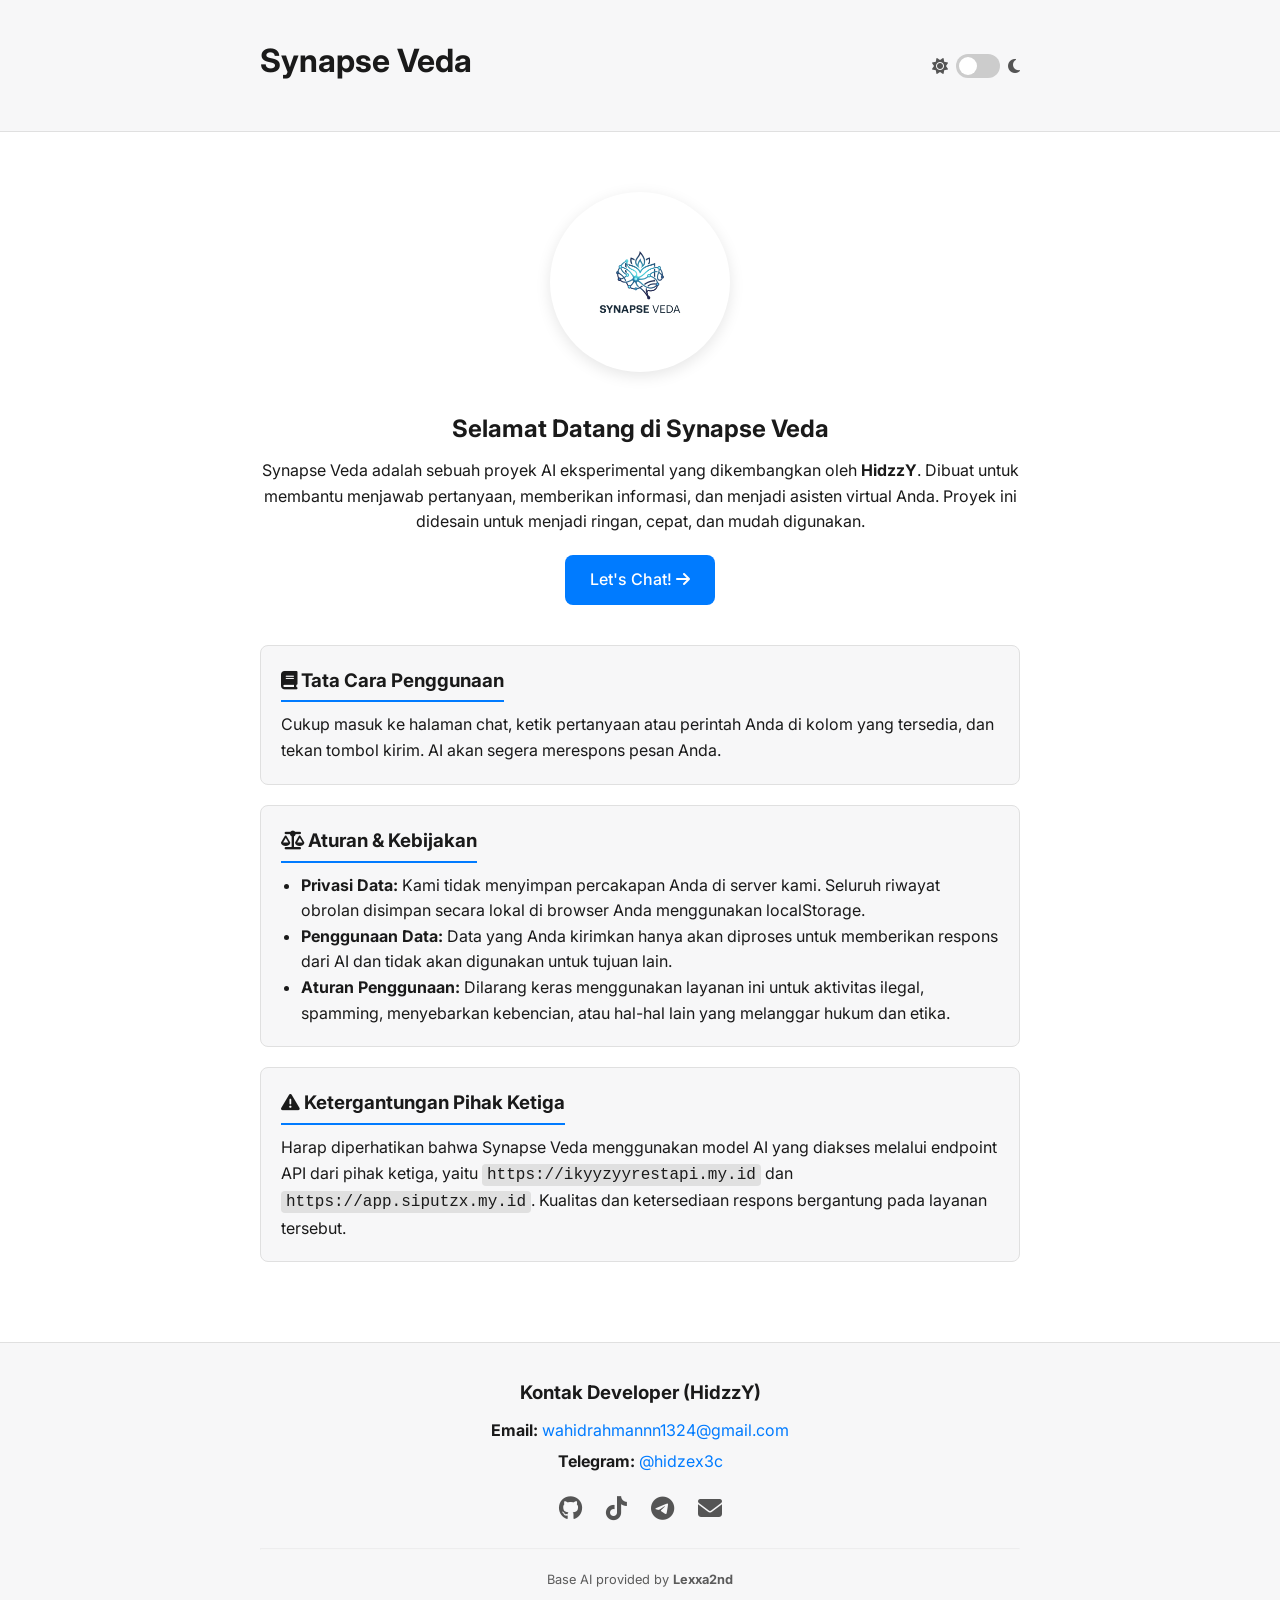
<file: index.html>
<!DOCTYPE html>
<html lang="id">
<head>
    <meta charset="UTF-8">
    <meta name="viewport" content="width=device-width, initial-scale=1.0">
    <meta name="google-site-verification" content="GpAqGbuZsOeTu3r56mJDddd0FB6GZIF2K4tqYakUcbY" />
    <link rel="icon" type="image/png" href="../image/logo1.png">
    <link rel="apple-touch-icon" href="../image/logo1.png">
    <meta name="description" content="Synapse Veda - Platform AI cerdas oleh HidzzY. Rasakan pengalaman berinteraksi dengan kecerdasan buatan masa depan yang cepat, akurat, dan dirancang untuk membantu produktivitas Anda.">
    <meta name="keywords" content="Synapse Veda, AI Indonesia, kecerdasan buatan, chatbot AI, HidzzY AI, Synapse AI, Veda AI, AI masa depan, ai">
    <meta name="author" content="HidzzY">
    <title>Synapse Veda - AI by HidzzY</title>
    <link rel="stylesheet" href="./style/style.css">
    <link rel="preconnect" href="https://fonts.googleapis.com">
    <link rel="preconnect" href="https://fonts.gstatic.com" crossorigin>
    <link href="https://fonts.googleapis.com/css2?family=Inter:wght@400;500;600;700&display=swap" rel="stylesheet">
    <link rel="stylesheet" href="https://cdnjs.cloudflare.com/ajax/libs/font-awesome/6.5.2/css/all.min.css">
</head>
<body>

    <header>
        <div class="container header-content">
            <h1>Synapse Veda</h1>
            <div class="theme-switcher">
                <i class="fa-solid fa-sun"></i>
                <label class="switch">
                    <input type="checkbox" id="theme-toggle">
                    <span class="slider round"></span>
                </label>
                <i class="fa-solid fa-moon"></i>
            </div>
        </div>
    </header>

    <main class="container">
        <section class="intro">
            <img src="./image/logo1.png" alt="Synapse Veda Logo" class="main-logo">
            <h2>Selamat Datang di Synapse Veda</h2>
            <p>Synapse Veda adalah sebuah proyek AI eksperimental yang dikembangkan oleh <strong>HidzzY</strong>. Dibuat untuk membantu menjawab pertanyaan, memberikan informasi, dan menjadi asisten virtual Anda. Proyek ini didesain untuk menjadi ringan, cepat, dan mudah digunakan.</p>
            <a class='cta-button' href='/chat'>
                Let's Chat! <i class="fa-solid fa-arrow-right"></i>
            </a>
        </section>

        <section class="info-section">
            <h3><i class="fa-solid fa-book"></i> Tata Cara Penggunaan</h3>
            <p>Cukup masuk ke halaman chat, ketik pertanyaan atau perintah Anda di kolom yang tersedia, dan tekan tombol kirim. AI akan segera merespons pesan Anda.</p>
        </section>
        <section class="info-section">
            <h3><i class="fa-solid fa-scale-balanced"></i> Aturan & Kebijakan</h3>
            <ul>
                <li><strong>Privasi Data:</strong> Kami tidak menyimpan percakapan Anda di server kami. Seluruh riwayat obrolan disimpan secara lokal di browser Anda menggunakan localStorage.</li>
                <li><strong>Penggunaan Data:</strong> Data yang Anda kirimkan hanya akan diproses untuk memberikan respons dari AI dan tidak akan digunakan untuk tujuan lain.</li>
                <li><strong>Aturan Penggunaan:</strong> Dilarang keras menggunakan layanan ini untuk aktivitas ilegal, spamming, menyebarkan kebencian, atau hal-hal lain yang melanggar hukum dan etika.</li>
            </ul>
        </section>
        <section class="info-section">
            <h3><i class="fa-solid fa-triangle-exclamation"></i> Ketergantungan Pihak Ketiga</h3>
            <p>Harap diperhatikan bahwa Synapse Veda menggunakan model AI yang diakses melalui endpoint API dari pihak ketiga, yaitu <code>https://ikyyzyyrestapi.my.id</code> dan <code>https://app.siputzx.my.id</code>. Kualitas dan ketersediaan respons bergantung pada layanan tersebut.</p>
        </section>
    </main>

    <footer>
    <div class="container">
        <h3>Kontak Developer (HidzzY)</h3>
        <div class="developer-info">
            <p><strong>Email:</strong> <a href="mailto:wahidrahmannn1324@gmail.com">wahidrahmannn1324@gmail.com</a></p>
            <p><strong>Telegram:</strong> <a href="https://t.me/hidzex3c" target="_blank" rel="noopener noreferrer">@hidzex3c</a></p>
        </div>
        <div class="social-icons">
            <a href="https://github.com/HidzzY" target="_blank" rel="noopener noreferrer" aria-label="GitHub" title="GitHub"><i class="fa-brands fa-github"></i></a>
            <a href="https://tiktok.com/@w.hizz" target="_blank" rel="noopener noreferrer" aria-label="TikTok" title="TikTok"><i class="fa-brands fa-tiktok"></i></a>
            <a href="https://t.me/hidzex3c" target="_blank" rel="noopener noreferrer" aria-label="Telegram" title="Telegram"><i class="fa-brands fa-telegram"></i></a>
            <a href="mailto:wahidrahmannn1324@gmail.com" aria-label="Email" title="Email"><i class="fa-solid fa-envelope"></i></a>
        </div>
        
        <hr style="opacity: 0.1; margin: 20px 0;">
        <div class="credits" style="font-size: 0.8em; opacity: 0.7;">
            <p>Base AI provided by <a href="https://github.com/ini-alex" target="_blank" rel="noopener noreferrer" style="color: var(--accent-color); text-decoration: none; font-weight: bold;">Lexxa2nd</a></p>
        </div>
    </div>
</footer>

<script src="./js/script.js"></script>
</body>
</html>
</file>
<file: style/style.css>
/* === FONT & GLOBAL RESET === */
:root {
    --primary-bg: #ffffff; --secondary-bg: #f7f7f8; --primary-text: #1a1a1a; --secondary-text: #555555;
    --border-color: #e0e0e0; --accent-blue-light: #007bff; --accent-blue-dark: #0056b3;
    --bubble-bg-user: #007bff; --bubble-text-user: #ffffff; --code-bg: #1d1f21;
    --header-bg: rgba(255, 255, 255, 0.85); --shadow-color: rgba(0, 0, 0, 0.1);
    --sidebar-bg: #f0f2f5; --sidebar-hover-bg: #e4e6e9; --danger-color: #dc3545;
}
[data-theme="dark"] {
    --primary-bg: #121212; --secondary-bg: #1e1e1e; --primary-text: #e0e0e0; --secondary-text: #a0a0a0;
    --border-color: #333333; --accent-blue-light: #3b9dff; --accent-blue-dark: #1e88e5;
    --bubble-bg-user: #3b9dff; --bubble-text-user: #ffffff; --header-bg: rgba(30, 30, 30, 0.85);
    --shadow-color: rgba(255, 255, 255, 0.05); --sidebar-bg: #181a1b; --sidebar-hover-bg: #2d3032;
}
* { margin: 0; padding: 0; box-sizing: border-box; }
html { height: 100%; }
body { font-family: 'Inter', sans-serif; background-color: var(--primary-bg); color: var(--primary-text); transition: background-color 0.3s, color 0.3s; line-height: 1.6; }
a { color: var(--accent-blue-light); text-decoration: none; }
a:hover { text-decoration: underline; }

.container { max-width: 800px; margin: 0 auto; padding: 20px; }
body:not(:has(#app-wrapper)) > header, body:not(:has(#app-wrapper)) > footer { background-color: var(--secondary-bg); border-bottom: 1px solid var(--border-color); padding: 15px 0; transition: background-color 0.3s, border-color 0.3s; }
body:not(:has(#app-wrapper)) > footer { border-bottom: none; border-top: 1px solid var(--border-color); text-align: center; margin-top: 40px; }
.header-content { display: flex; justify-content: space-between; align-items: center; }
h1, h2, h3 { color: var(--primary-text); margin-bottom: 10px; }
.theme-switcher { display: flex; align-items: center; gap: 8px; color: var(--secondary-text); }
.switch { position: relative; display: inline-block; width: 44px; height: 24px; }
.switch input { opacity: 0; width: 0; height: 0; }
.slider { position: absolute; cursor: pointer; top: 0; left: 0; right: 0; bottom: 0; background-color: #ccc; transition: .4s; }
.slider:before { position: absolute; content: ""; height: 18px; width: 18px; left: 3px; bottom: 3px; background-color: white; transition: .4s; }
input:checked + .slider { background-color: var(--accent-blue-light); }
input:checked + .slider:before { transform: translateX(20px); }
.slider.round { border-radius: 34px; }
.slider.round:before { border-radius: 50%; }
.intro { text-align: center; padding: 40px 0; }

.main-logo {
    width: 180px;
    height: 180px;
    object-fit: contain;
    background-color: transparent;
    border-radius: 50%;
    box-shadow: 0 4px 15px var(--shadow-color);
    margin-bottom: 30px;
    transition: transform 0.3s ease;
}

.main-logo:hover {
    transform: scale(1.05);
}
.cta-button { display: inline-block; background-color: var(--accent-blue-light); color: white; padding: 12px 25px; border-radius: 8px; font-weight: 500; margin-top: 20px; transition: background-color 0.3s, transform 0.2s; }
.cta-button:hover { background-color: var(--accent-blue-dark); transform: translateY(-2px); box-shadow: 0 4px 15px rgba(0, 123, 255, 0.3); }
.info-section { background-color: var(--secondary-bg); padding: 20px; border-radius: 8px; margin-bottom: 20px; border: 1px solid var(--border-color); }
.info-section h3 { border-bottom: 2px solid var(--accent-blue-light); padding-bottom: 5px; display: inline-block; }
.info-section ul { padding-left: 20px; }
.info-section code { background-color: var(--border-color); padding: 2px 5px; border-radius: 4px; font-family: 'Courier New', Courier, monospace; }
.developer-info p { margin-bottom: 5px; }
.social-icons { margin-top: 15px; }
.social-icons a { color: var(--secondary-text); font-size: 24px; margin: 0 10px; transition: color 0.3s; }
.social-icons a:hover { color: var(--accent-blue-light); }

#app-wrapper { display: flex; height: 100vh; }
#sidebar { width: 260px; background-color: var(--sidebar-bg); flex-shrink: 0; display: flex; flex-direction: column; padding: 10px; border-right: 1px solid var(--border-color); transition: margin-left 0.3s ease; }
#sidebar-overlay { display: none; position: fixed; inset: 0; background-color: rgba(0,0,0,0.5); z-index: 99; }
.sidebar-header { padding-bottom: 10px; }
.sidebar-new-chat-btn { width: 100%; padding: 10px; background-color: var(--accent-blue-light); color: white; border: none; border-radius: 8px; font-size: 1em; cursor: pointer; transition: background-color 0.2s; }
.sidebar-new-chat-btn:hover { background-color: var(--accent-blue-dark); }
.sidebar-new-chat-btn:disabled { background-color: var(--secondary-text); cursor: not-allowed; }
.session-list { flex-grow: 1; overflow-y: auto; }
.session-item { display: flex; align-items: center; justify-content: space-between; padding: 10px; border-radius: 8px; margin-top: 5px; cursor: pointer; transition: background-color 0.2s; }
.session-item:hover { background-color: var(--sidebar-hover-bg); }
.session-item.active { background-color: var(--accent-blue-dark); color: white; }
.session-item-title { white-space: nowrap; overflow: hidden; text-overflow: ellipsis; flex-grow: 1; margin-right: 10px; }
.session-item-delete-btn { background: none; border: none; color: var(--secondary-text); cursor: pointer; font-size: 1em; opacity: 0; transition: opacity 0.2s; }
.session-item:hover .session-item-delete-btn { opacity: 1; }
.session-item.active .session-item-delete-btn { color: white; }
.session-item-delete-btn:hover { color: var(--danger-color); }
#chat-main-content { flex-grow: 1; display: flex; flex-direction: column; }
.chat-layout { display: flex; flex-direction: column; height: 100vh; background-color: var(--primary-bg); }
.chat-header { display: flex; justify-content: space-between; align-items: center; padding: 10px 20px; background-color: var(--header-bg); backdrop-filter: blur(10px); -webkit-backdrop-filter: blur(10px); border-bottom: 1px solid var(--border-color); z-index: 10; flex-shrink: 0;}
.header-left, .header-right { display: flex; align-items: center; gap: 15px; }

.header-logo {
    height: 40px;
    width: 40px;
    object-fit: cover;
    border-radius: 50%;
    border: 2px solid var(--accent-blue-light);
    box-shadow: 0 2px 5px var(--shadow-color);
    flex-shrink: 0;
}
.header-button { background: none; border: none; font-size: 18px; cursor: pointer; color: var(--secondary-text); transition: color 0.3s;}
#menu-toggle-btn { display: none; }
main.chat-container { flex-grow: 1; overflow-y: auto; padding: 20px; }
.chat-messages { max-width: 800px; margin: 0 auto; display: flex; flex-direction: column; gap: 20px; }
@keyframes pop-in {
    from { transform: scale(0.8); opacity: 0; }
    to { transform: scale(1); opacity: 1; }
}
.message { display: flex; flex-direction: column; max-width: 100%; }
.message.user { align-items: flex-end; }
.message.assistant { align-items: flex-start; }
.message-content { padding: 12px 18px; border-radius: 18px; word-break: break-word; }
.message.user .message-content {
    background-color: var(--bubble-bg-user);
    color: var(--bubble-text-user);
    border-bottom-right-radius: 4px;
    white-space: pre-wrap;
    animation: pop-in 0.3s cubic-bezier(0.175, 0.885, 0.32, 1.275);
}
.message.assistant .message-content { background-color: transparent; padding: 0; width: 100%; }
.message.assistant .message-content p:last-child { margin-bottom: 0; }
.typing-indicator { display: flex; align-items: center; gap: 5px; padding: 12px 18px; }
.typing-indicator span { width: 8px; height: 8px; background-color: var(--secondary-text); border-radius: 50%; animation: bounce 1.4s infinite ease-in-out both; }
.typing-indicator span:nth-child(1) { animation-delay: -0.32s; }
.typing-indicator span:nth-child(2) { animation-delay: -0.16s; }
@keyframes bounce { 0%, 80%, 100% { transform: scale(0); } 40% { transform: scale(1.0); } }

.weather-card {
    background: linear-gradient(135deg, #4facfe 0%, #00f2fe 100%);
    color: white;
    padding: 20px;
    border-radius: 20px;
    margin: 15px 0;
    box-shadow: 0 10px 20px rgba(0,0,0,0.1);
    animation: pop-in 0.4s ease-out;
}
[data-theme="dark"] .weather-card {
    background: linear-gradient(135deg, #1e3c72 0%, #2a5298 100%);
}
.weather-grid { 
    display: grid; 
    grid-template-columns: repeat(3, 1fr); 
    gap: 10px; 
    background: rgba(255,255,255,0.15); 
    padding: 12px; 
    border-radius: 15px; 
    margin-top: 15px;
}
.weather-item { text-align: center; }
.weather-item span { display: block; font-size: 0.75rem; opacity: 0.8; }
.weather-item strong { font-size: 1rem; }

.chat-input-area-wrapper { position: sticky; bottom: 0; padding-top: 10px; background: linear-gradient(to top, var(--primary-bg) 70%, transparent 100%); flex-shrink: 0; }
.chat-input-area { max-width: 800px; margin: 0 auto; padding: 0 20px 10px; display: flex; align-items: flex-end; gap: 10px; background-color: var(--primary-bg); }
#message-input { flex-grow: 1; padding: 12px 15px; border: 1px solid var(--border-color); border-radius: 22px; background-color: var(--secondary-bg); color: var(--primary-text); font-size: 16px; resize: none; overflow-y: auto; }
#message-input:focus { outline: none; border-color: var(--accent-blue-light); box-shadow: 0 0 0 2px rgba(0, 123, 255, 0.25); }
#send-button { width: 44px; height: 44px; border: none; border-radius: 50%; background-color: var(--accent-blue-light); color: white; font-size: 18px; cursor: pointer; flex-shrink: 0; display: flex; justify-content: center; align-items: center; transition: background-color 0.3s; }
.api-disclaimer { font-size: 0.75rem; color: var(--secondary-text); text-align: center; padding-bottom: 5px; max-width: 800px; margin: 0 auto; background-color: var(--primary-bg); }

.code-wrapper { background-color: var(--secondary-bg); border-radius: 12px; border: 1px solid var(--border-color); margin: 1em 0; overflow: hidden; }
.code-header { display: flex; justify-content: space-between; align-items: center; padding: 8px 15px; background-color: var(--sidebar-hover-bg); border-bottom: 1px solid var(--border-color); color: var(--secondary-text); font-size: 0.85em; }
.code-copy-btn { background-color: transparent; border: none; color: var(--secondary-text); cursor: pointer; padding: 4px; border-radius: 4px; display: flex; align-items: center; gap: 5px; }
.code-copy-btn:hover { background-color: var(--border-color); }
.code-wrapper pre { margin: 0; background-color: var(--code-bg); white-space: pre-wrap; word-wrap: break-word; }
.code-wrapper pre code.hljs { padding: 15px; font-size: 0.9em; line-height: 1.5; }

@media (max-width: 768px) {
    #sidebar { position: fixed; left: -260px; top: 0; height: 100%; z-index: 100; margin-left: 0; transition: left 0.3s ease; }
    #sidebar.open { left: 0; }
    #sidebar-overlay.open { display: block; }
    #menu-toggle-btn { display: block; }
    .chat-header h2 { font-size: 1.2em; }
    .chat-input-area { padding: 0 10px 10px; }
}

@media (min-width: 769px) {
    #sidebar, #app-wrapper {
        transition: all 0.3s cubic-bezier(0.4, 0, 0.2, 1);
    }

    #sidebar.closed {
        width: 0; padding: 0; margin: 0; border-right: none; opacity: 0; overflow: hidden; pointer-events: none;
    }

    #app-wrapper.sidebar-closed #chat-main-content {
        flex-grow: 1; width: 100%;
    }
}

#menu-toggle-btn {
    display: flex;
    align-items: center;
    justify-content: center;
}

@media (max-width: 768px) {
    #sidebar.closed {
        width: 260px; opacity: 1; pointer-events: auto;
    }
}
</file>
